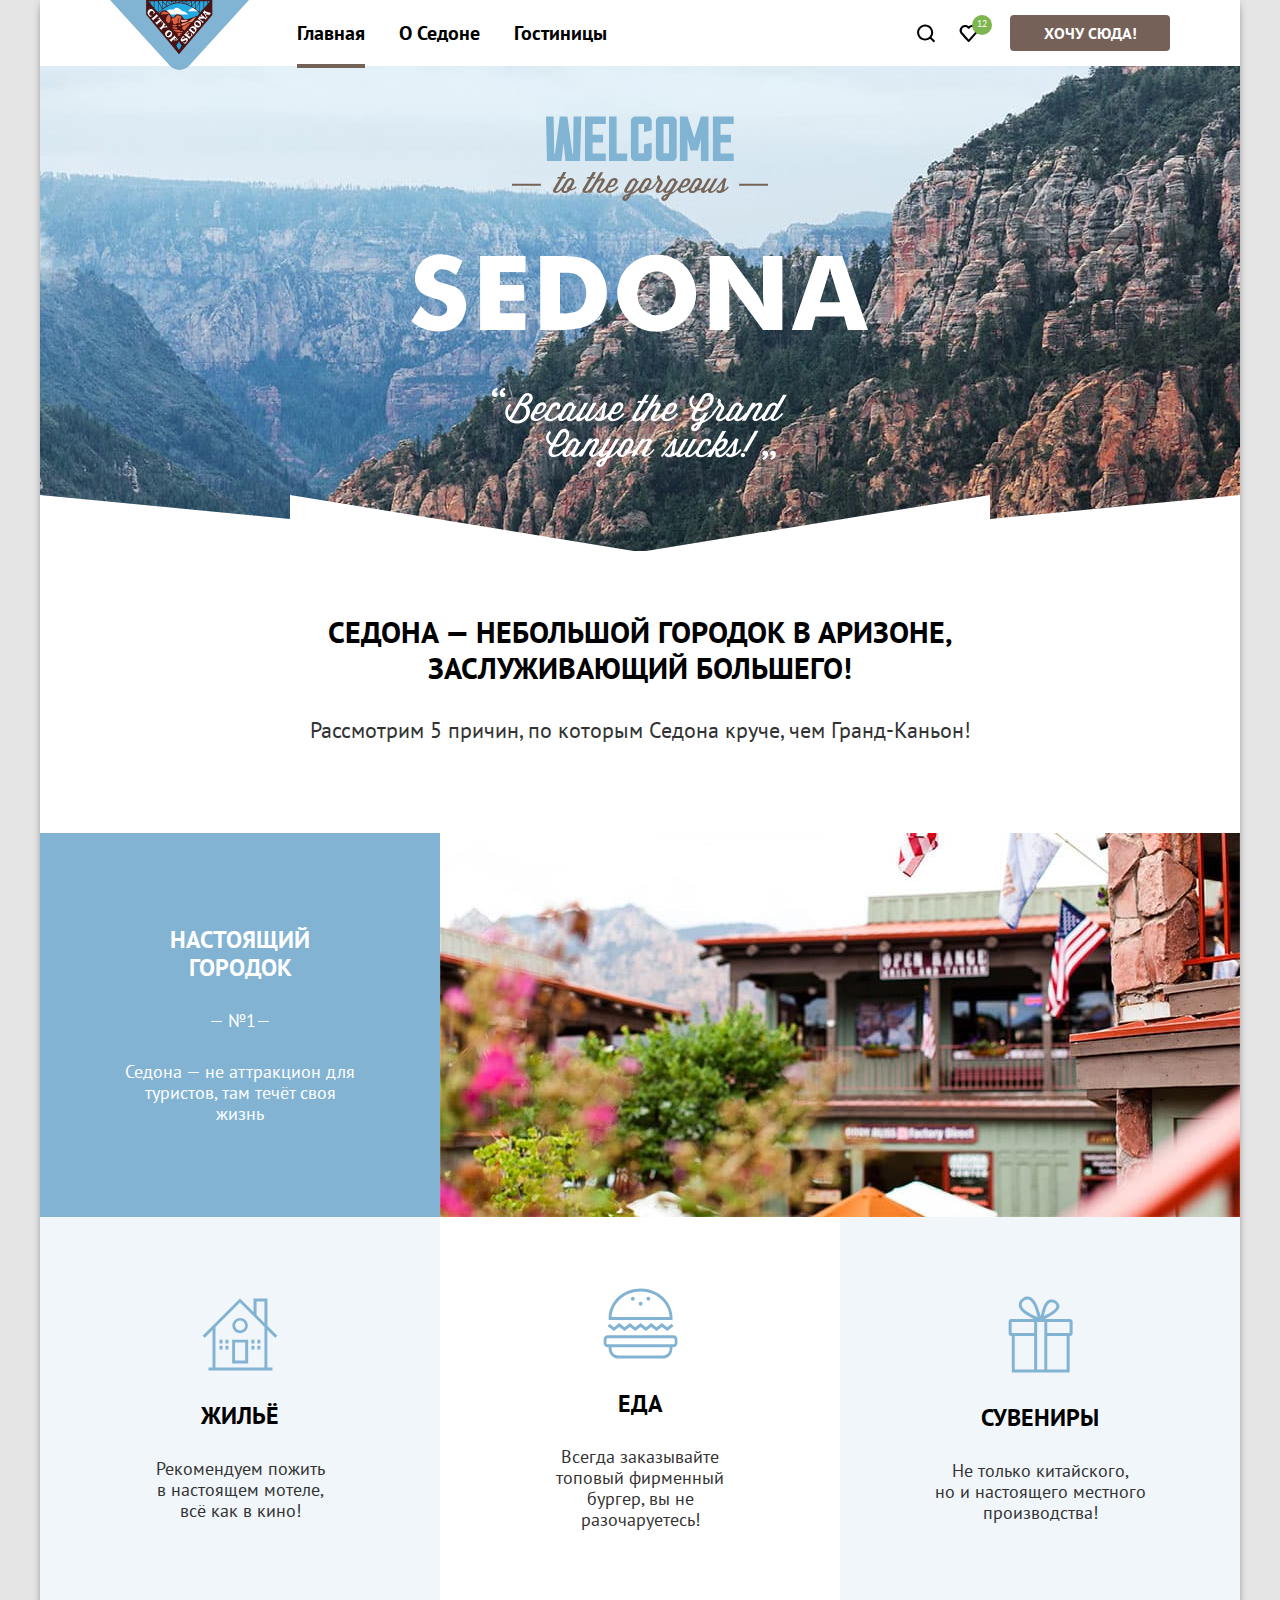
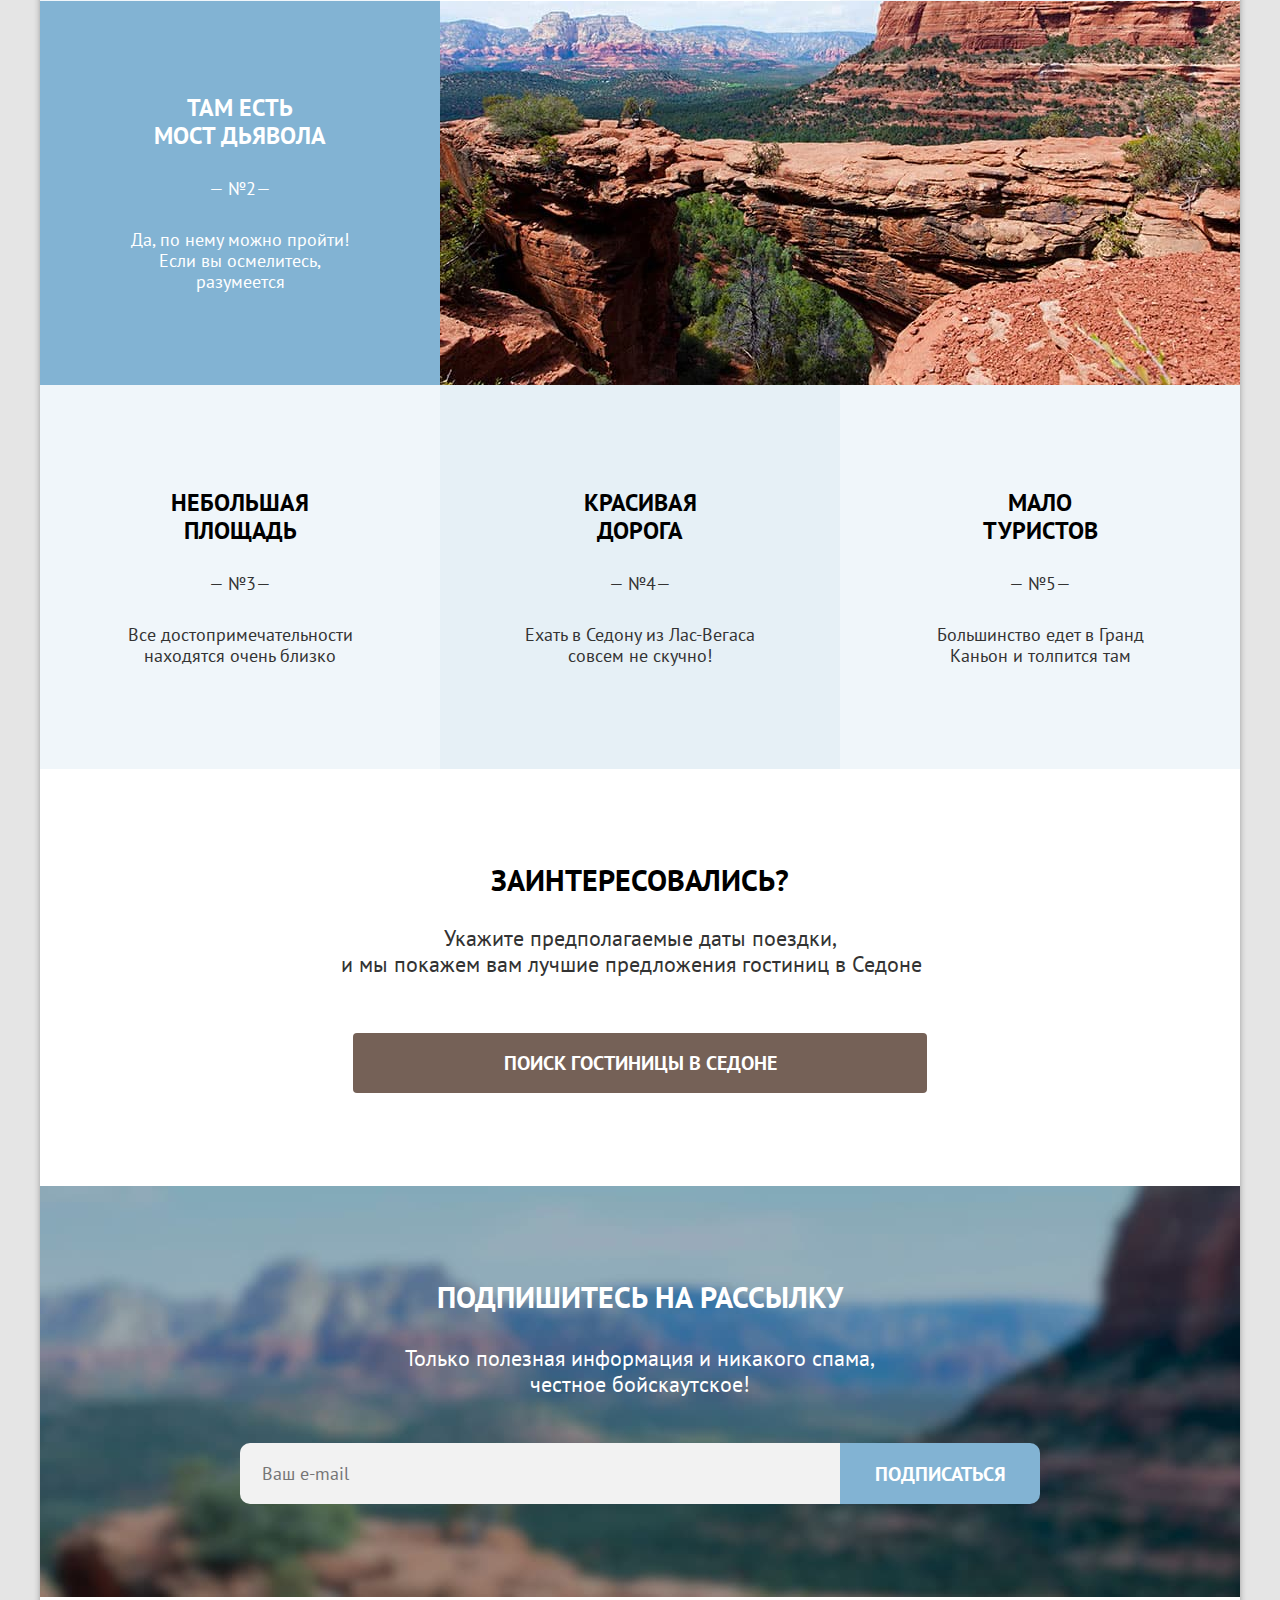
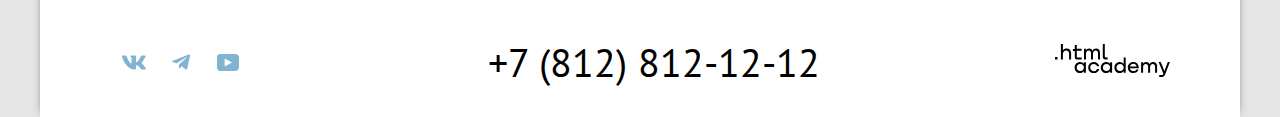
<file: index.html>
<!DOCTYPE html>
<html lang="ru">
  <head>
    <meta charset="utf-8">
    <title>HTML Academy: Седона</title>
    <link rel="icon" href="favicon.ico">
    <link rel="stylesheet" href="styles/styles.css">
  </head>
  <body>
    <div class="body-container">
      <header class="page-header">
        <nav class="navigation">
          <a class="navigation-logo">
            <img class="page-header-logo" src="images/header/header-logo.svg" alt="Логотип страницы Седоны" width="139"
              height="70">
          </a>
          <ul class="navigation-list">
            <li class="navigation-item">
              <a class="navigation-link navigation-link-current" href="index.html">Главная</a>
            </li>
            <li class="navigation-item">
              <a class="navigation-link" href="#">О Седоне</a>
            </li>
            <li class="navigation-item">
              <a class="navigation-link" href="catalog.html">Гостиницы</a>
            </li>
          </ul>
          <ul class="navigation-user">
            <li class="navigation-item search-item">
              <a class="navigation-link" href="#">
                <span class="visually-hidden">Поиск</span>
              </a>
            </li>
            <li class="navigation-item favourites-item">
              <a class="navigation-link" href="#">
                <span class="visually-hidden">Избранное</span>
              </a>
            </li>
            <li class="navigation-item">
              <a class="navigation-link button navigation-button" href="#">Хочу сюда!</a>
            </li>
          </ul>
        </nav>
      </header>
      <main class="main-container main-index">
        <div class="page-container">
          <h1 class="visually-hidden">Город Седона</h1>
          <div class="welcome-image">
            <img class="welcome-title-image" src="./images/index/welcome-image.svg"
              alt="Добро пожаловать в великолепную Седону" width="458" height="352">
          </div>
          <section class="advantages">
            <h2 class="advantages-main-title">
              Седона — небольшой городок в Аризоне, <br> заслуживающий большего!
            </h2>
            <p class="advantages-main-paragraph">Рассмотрим 5 причин, по которым Седона круче, чем Гранд-Каньон!</p>
            <ol class="advantages-list">
              <li>
                <div class="advantages-main">
                  <div class="container-item">
                    <h3 class="advantages-title">Настоящий городок</h3>
                    <p class="advantage-order">Седона — не аттракцион для туристов, там течёт своя жизнь</p>
                  </div>
                  <img class="advantages-main-pic" src="images/ADV/advantage-1.jpg" alt="Улица Седоны" width="800"
                    height="384">
                </div>
                <ul class="advantages-secondary">
                  <li class="advantages-item">
                    <div class="container-item">
                      <img class="advantages-secondary-pic" src="images/ADV/house.svg" alt="Домик"
                        width="76" height="73">
                      <h3 class="advantages-title">Жильё</h3>
                      <p>Рекомендуем пожить<br>в настоящем мотеле,<br>всё как в кино!</p>
                    </div>
                  </li>
                  <li class="advantages-item">
                    <div class="container-item">
                      <img class="advantages-secondary-pic" src="images/ADV/food.svg" alt="Бургер" width="75"
                        height="71">
                      <h3 class="advantages-title">Еда</h3>
                      <p>
                        Всегда заказывайте<br>топовый фирменный бургер, вы не
                        разочаруетесь!
                      </p>
                    </div>
                  </li>
                  <li class="advantages-item">
                    <div class="container-item">
                      <img class="advantages-secondary-pic" src="images/ADV/souvenirs.svg" alt="Подарочная коробка"
                        width="65" height="77">
                      <h3 class="advantages-title">Сувениры</h3>
                      <p>
                        Не только китайского,<br>но и настоящего местного производства!
                      </p>
                    </div>
                  </li>
                </ul>
              </li>
              <li class="advantages-item advantages-main">
                <div class="container-item">
                  <h3 class="advantages-title">Там есть<br>мост дьявола</h3>
                  <p class="advantage-order">Да, по нему можно пройти! Если вы осмелитесь, разумеется</p>
                </div>
                <img class="advantages-main-pic" src="images/ADV/advantage-2.jpg"
                  alt="Мост дьявола" width="800" height="384">
              </li>
              <li class="advantages-item">
                <div class="container-item">
                  <h3 class="advantages-title">Небольшая площадь</h3>
                  <p class="advantage-order">Все достопримечательности находятся очень близко</p>
                </div>
              </li>
              <li class="advantages-item">
                <div class="container-item">
                  <h3 class="advantages-title">Красивая<br>дорога</h3>
                  <p class="advantage-order">Ехать в Седону из Лас-Вегаса совсем не скучно!</p>
                </div>
              </li>
              <li class="advantages-item">
                <div class="container-item">
                  <h3 class="advantages-title">Мало<br>туристов</h3>
                  <p class="advantage-order">Большинство едет в Гранд Каньон и толпится там</p>
                </div>
              </li>
            </ol>
          </section>
          <section class="search-hotels">
            <div>
              <h2 class="search-title">Заинтересовались?</h2>
              <p class="search-paragraph">
                Укажите предполагаемые даты поездки,<br>и мы покажем вам лучшие
                предложения гостиниц в Седоне&nbsp;&nbsp;&nbsp;
              </p>
              <a class="button hotel-search-button" href="#">ПОИСК ГОСТИНИЦЫ В СЕДОНЕ</a>
            </div>
          </section>
          <section class="newsletters-subscribtion">
            <div>
              <h2 class="newsletters-subscribtion-title">Подпишитесь на рассылку</h2>
              <p class="newsletters-subscribtion-paragraph">
                Только полезная информация и никакого спама,<br>честное бойскаутское!
              </p>
              <form class="newsletters-subscribtion-form" action="https://echo.htmlacademy.ru/" method="post">
                <label class="visually-hidden" for="e-mail">Ваш email</label>
                <input class="email-input" type="email" name="email-input" placeholder="Ваш e-mail" id="e-mail">
                <button class="button subscribe-button" type="submit">
                  Подписаться
                </button>
              </form>
            </div>
          </section>
        </div>
      </main>
    </div>
    <footer class="page-footer">
      <div class="page-footer-container">
        <section class="footer-social">
          <h2 class="visually-hidden">Социальные сети</h2>
          <ul class="footer-social-list">
            <li class="footer-social-item">
              <a class="button button-social" href="https://vk.com/htmlacademy">
                <svg class="social-icon" aria-hidden="true" focusable="false" width="24" height="15" viewBox="0 0 24 15"
                  fill="none" xmlns="http://www.w3.org/2000/svg">
                  <path fill-rule="evenodd" clip-rule="evenodd"
                    d="M23.45 1.45c.17-.55 0-.95-.8-.95h-2.62c-.67 0-.98.35-1.14.73 0 0-1.34 3.2-3.23 5.27-.61.6-.89.8-1.22.8-.17 0-.42-.2-.42-.74V1.45c0-.66-.18-.95-.74-.95H9.15c-.42 0-.67.3-.67.6 0 .61.95.76 1.05 2.5v3.8c0 .84-.16.99-.5.99-.88 0-3.05-3.21-4.33-6.89-.25-.71-.5-1-1.17-1H.9c-.75 0-.9.35-.9.73 0 .68.89 4.07 4.14 8.55 2.18 3.06 5.23 4.72 8.01 4.72 1.67 0 1.88-.37 1.88-1v-2.32c0-.73.16-.88.69-.88.38 0 1.05.2 2.61 1.67 1.78 1.75 2.07 2.53 3.08 2.53h2.62c.75 0 1.13-.37.91-1.1-.24-.72-1.09-1.77-2.21-3.02-.62-.7-1.54-1.47-1.81-1.86-.4-.49-.28-.7 0-1.14 0 0 3.2-4.43 3.53-5.93Z" />
                </svg>
                <span class="visually-hidden">Вконтакте</span>
              </a>
            </li>
            <li class="footer-social-item">
              <a class="button button-social" href="https://t.me/htmlacademy">
                <svg class="social-icon" aria-hidden="true" focusable="false" width="18" height="16" viewBox="0 0 18 16"
                  fill="none" xmlns="http://www.w3.org/2000/svg">
                  <path
                    d="M16.79.6.84 6.75c-1.09.43-1.08 1.04-.2 1.31l4.1 1.28 9.47-5.98c.44-.27.85-.12.52.18l-7.68 6.92-.28 4.22c.41 0 .6-.19.83-.41l1.99-1.93 4.13 3.05c.77.42 1.31.2 1.5-.7l2.72-12.8C18.22.77 17.5.27 16.79.59Z" />
                </svg>
                <span class="visually-hidden">Телеграм</span>
              </a>
            </li>
            <li class="footer-social-item">
              <a class="button button-social" href="https://www.youtube.com/user/htmlacademyru">
                <svg class="social-icon" aria-hidden="true" focusable="false" width="22" height="17" viewBox="0 0 22 17"
                  fill="none" xmlns="http://www.w3.org/2000/svg">
                  <path
                    d="M18.6 0H3.18C1.31 0 0 1.6 0 3.4v10.1C0 15.4 1.31 17 3.17 17h15.66c1.64 0 3.17-1.6 3.17-3.4V3.4C21.78 1.6 20.47 0 18.6 0ZM7.67 12.54V4.46L15 8.5l-7.33 4.04Z" />
                </svg>
                <span class="visually-hidden">Ютуб</span>
              </a>
            </li>
          </ul>
        </section>
        <section class="contacts">
          <h2 class="visually-hidden">Контакты</h2>
          <address class="contacts">
            <a class="contacts-phone" href="tel:+78121212">+7 (812) 812-12-12</a>
          </address>
        </section>
        <section class="htmlacademy">
          <h2 class="visually-hidden">Сделано в HTML-academy</h2>
          <a class="htmlacademy-link" href="https://htmlacademy.ru/">
            <svg class="htmlacademy-logo" width="115" height="33" viewBox="0 0 115 33" fill="none"
              xmlns="http://www.w3.org/2000/svg">
              <path
                d="M0 12.9v2.6h2.5v-2.6H0ZM11.6 4.5c-1.6 0-2.8.7-3.6 1.7h-.1V0h-2v15.5h2v-5.3c0-2.1 1.3-3.6 3.3-3.6 1.8 0 2.9 1.4 2.9 3.2v5.7h2V9.4c.1-3-1.8-4.9-4.5-4.9ZM26.6 4.8h-4.8V1.1h-2v3.8h-1.9v2h1.9v6c0 1.7 1 2.7 2.7 2.7h4.1v-2h-3.7c-.7 0-1.1-.4-1.1-1.1V6.8h4.8v-2ZM41.1 4.6c-1.6 0-2.9.8-3.5 2.1h-.1c-.6-1.2-1.8-2.1-3.4-2.1-1.4 0-2.5.8-3.1 1.8h-.1V4.8H29v10.6h2V10c0-2 1-3.5 2.6-3.5 1.5 0 2.4 1 2.4 2.6v6.3h2V9.8c0-2.4 1.4-3.3 2.6-3.3 1.5 0 2.4 1 2.4 2.6v6.3h2V8.9c.1-2.5-1.4-4.3-3.9-4.3ZM47.8 12.7c0 1.7 1 2.7 2.8 2.7h2v-2h-1.7c-.7 0-1.1-.4-1.1-1.1V0h-2v12.7ZM28.9 19.7c-.9-1.1-2.2-1.8-3.9-1.8-3.1 0-5.4 2.3-5.4 5.6s2.3 5.6 5.4 5.6c1.8 0 3-.8 3.8-1.9h.1v1.6h2V18.2h-2v1.5Zm-3.6 7.4c-2.2 0-3.6-1.6-3.6-3.6s1.4-3.6 3.6-3.6 3.6 1.6 3.6 3.6c0 1.9-1.4 3.6-3.6 3.6ZM44.2 22c-.5-2.4-2.6-4.1-5.4-4.1a5.4 5.4 0 0 0-5.6 5.6c0 3.1 2.2 5.6 5.6 5.6 2.8 0 4.9-1.8 5.4-4.2h-2.1a3.4 3.4 0 0 1-3.3 2.3c-2.2 0-3.6-1.6-3.6-3.6s1.4-3.6 3.6-3.6c1.6 0 2.8 1 3.3 2.2h2.1V22ZM55.1 19.7c-.9-1.1-2.2-1.8-3.9-1.8-3.1 0-5.4 2.3-5.4 5.6s2.3 5.6 5.4 5.6c1.8 0 3-.8 3.8-1.9h.1v1.6h2V18.2h-2v1.5Zm-3.6 7.4c-2.2 0-3.6-1.6-3.6-3.6s1.4-3.6 3.6-3.6 3.6 1.6 3.6 3.6c0 1.9-1.5 3.6-3.6 3.6ZM68.7 19.8c-.9-1.1-2.2-1.9-3.9-1.9-3.1 0-5.4 2.3-5.4 5.6s2.2 5.6 5.4 5.6c1.7 0 3-.8 3.8-1.8h.1v1.5h2V13.4h-2v6.4Zm-3.6 7.3c-2.2 0-3.6-1.6-3.6-3.6s1.4-3.6 3.6-3.6 3.6 1.6 3.6 3.6c-.1 2-1.5 3.6-3.6 3.6ZM78.3 17.9c-3.3 0-5.5 2.5-5.5 5.6 0 3 2.1 5.6 5.5 5.6 2.5 0 4.5-1.3 5.2-3.6h-2.1c-.5 1-1.6 1.6-3 1.6-1.9 0-3.3-1.3-3.4-2.9h8.8c.2-3.6-2-6.3-5.5-6.3Zm0 1.9c1.7 0 3 1 3.3 2.6h-6.5c.3-1.5 1.5-2.6 3.2-2.6ZM98.2 17.9c-1.6 0-2.9.8-3.6 2h-.1c-.6-1.2-1.8-2-3.4-2-1.4 0-2.5.7-3.1 1.8v-1.5h-1.9v10.6h2v-5.4c0-2 1-3.4 2.6-3.5 1.5 0 2.4 1 2.4 2.6v6.3h2v-5.6c0-2.4 1.4-3.3 2.6-3.3 1.5 0 2.4 1 2.4 2.6v6.3h2v-6.5c.1-2.6-1.4-4.4-3.9-4.4ZM109.4 27l-3.6-8.9h-2.2l4.8 11.6c-.3.9-.7 1.2-1.7 1.2h-2.5v2h2.5c1.8 0 2.8-.8 3.5-2.6l4.7-12.2h-2.1l-3.4 8.9Z" />
            </svg>
          </a>
        </section>
      </div>
    </footer>
    <div class="modal-container modal-container-close">
      <div class="modal">
        <button class="modal-close-button" type="button">
          <span class="visually-hidden">Закрыть</span>
          <svg class="cross" aria-hidden="true" focusable="false" width="13" height="13" viewBox="0 0 13 13" fill="none"
            xmlns="http://www.w3.org/2000/svg">
            <path
              d="M13 1.2 11.8 0 6.5 5.3 1.2 0 0 1.2l5.3 5.3L0 11.8 1.2 13l5.3-5.3 5.3 5.3 1.2-1.2-5.3-5.3L13 1.2Z" />
          </svg>
        </button>
        <section class="modal-content">
          <h2 class="modal-title">Поиск гостиницы в Седоне</h2>
          <form class="modal-search-form" action="https://echo.htmlacademy.ru/" method="post">
            <p class="field-group check-in">
              <label class="search-label" for="check-in-date">Дата Заезда:</label>
              <input class="field check-in-field" type="text" id="check-in-date" name="check-in-date"
                placeholder="Укажите дату" value="27 апреля 2020">
              <button class="calendar" type="button"></button>
            </p>
            <p class="field-group check-out">
              <label class="search-label" for="check-out-date">Дата Выезда:</label>
              <input class="field check-out-field" type="text" id="check-out-date" name="check-out-date"
                placeholder="Укажите дату" value="1 сентября 2021">
              <button class="calendar" type="button"></button>
            </p>
            <div class="guest-category">
              <p class="field-group group-adults">
                <label class="search-label" for="adults">Взрослые:</label>
                <button class="minus minus-adults" type="button"></button>
                <input class="field quantity" type="number" id="adults" name="adults" value="2">
                <button class="plus plus-adults" type="button"></button>
              </p>
              <p class="field-group group-children">
                <label class="search-label" for="children">Дети:</label>
                <span class="tooltip">
                  <button class="tooltip-toggle" type="button" aria-labelledby="tooltip-label"></button>
                  <span class="tooltip-text" role="tooltip" id="tooltip-label">
                    Укажите количество детей, которые будут с вами, возраст которых от 6 до
                    18 лет. Дети до 6 лет размещаются бесплатно.
                  </span>
                </span>
                <button class="minus minus-children" type="button"></button>
                <input class="field quantity" type="number" id="children" name="children" value="1">
                <button class="plus plus-children" type="button"></button>
              </p>
            </div>
            <button class="button search-form-button" type="submit">Найти</button>
          </form>
        </section>
      </div>
    </div>
  </body>
</html>
</file>
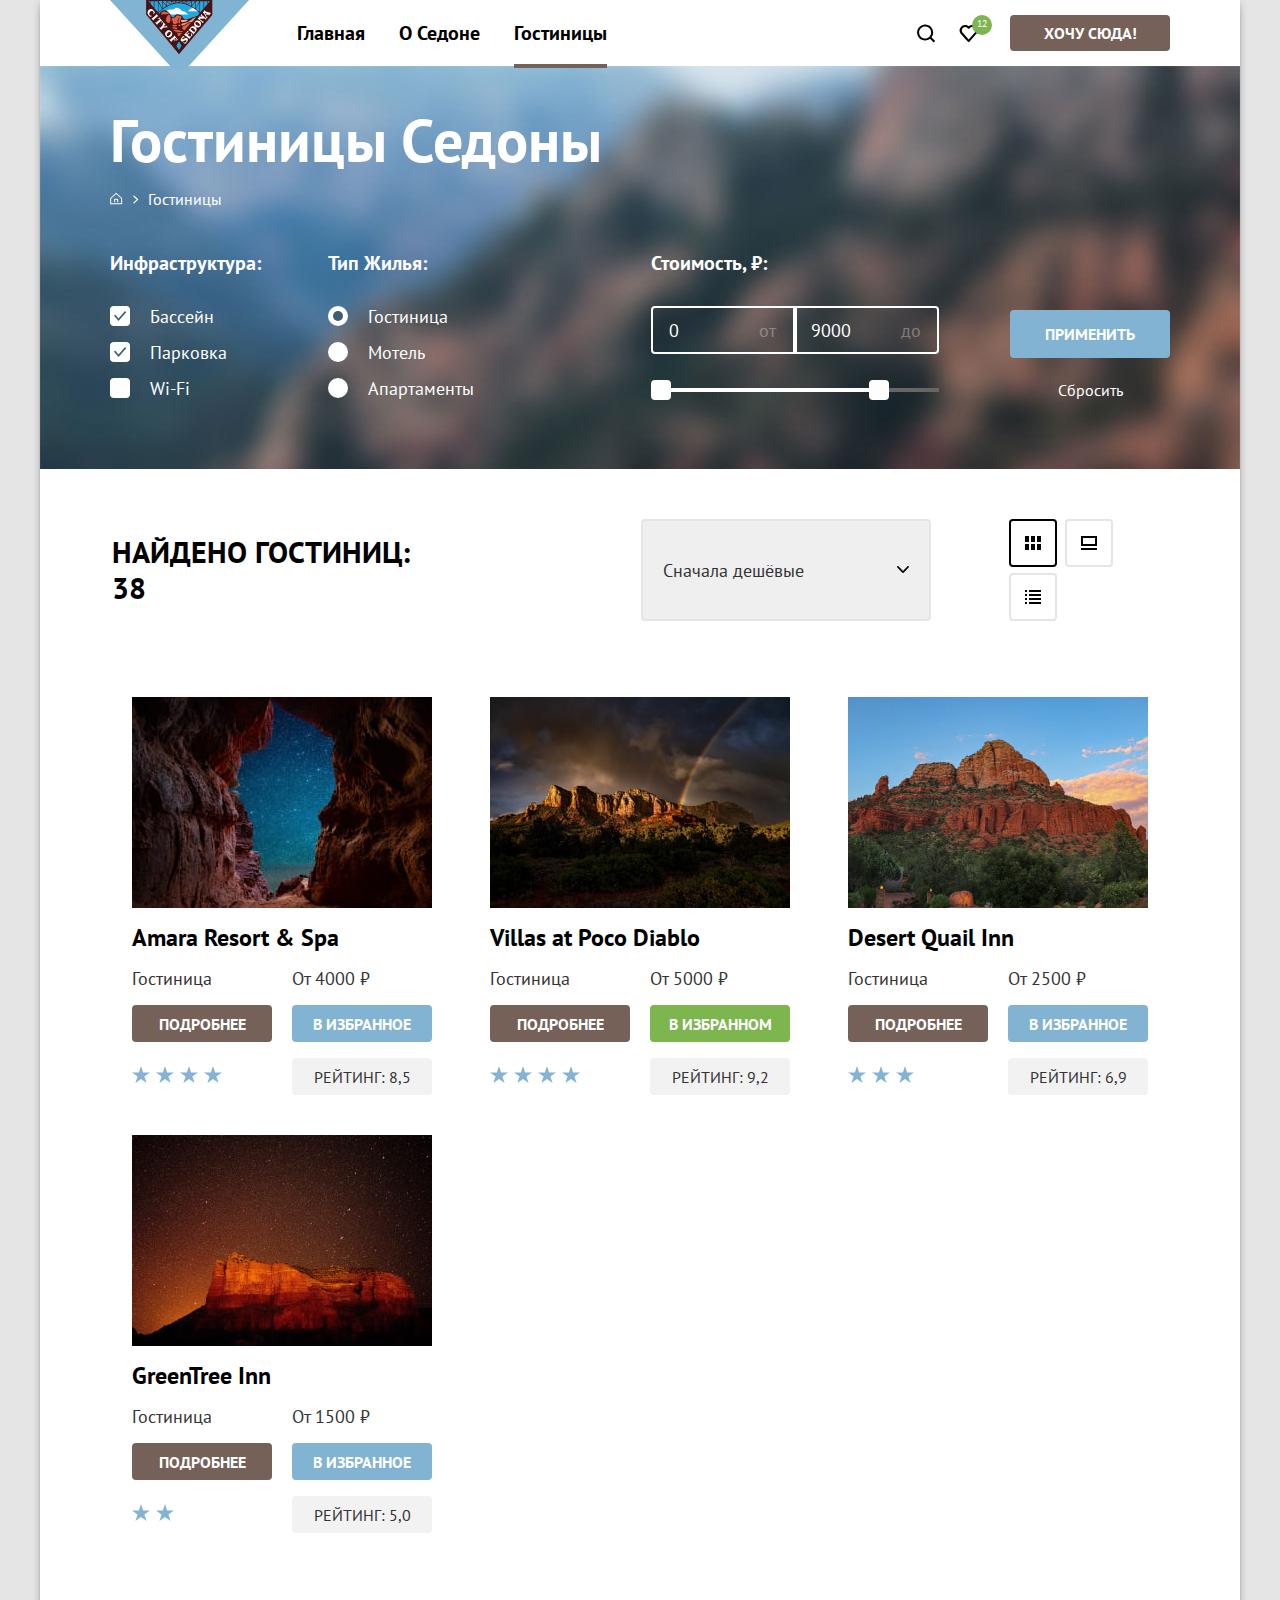
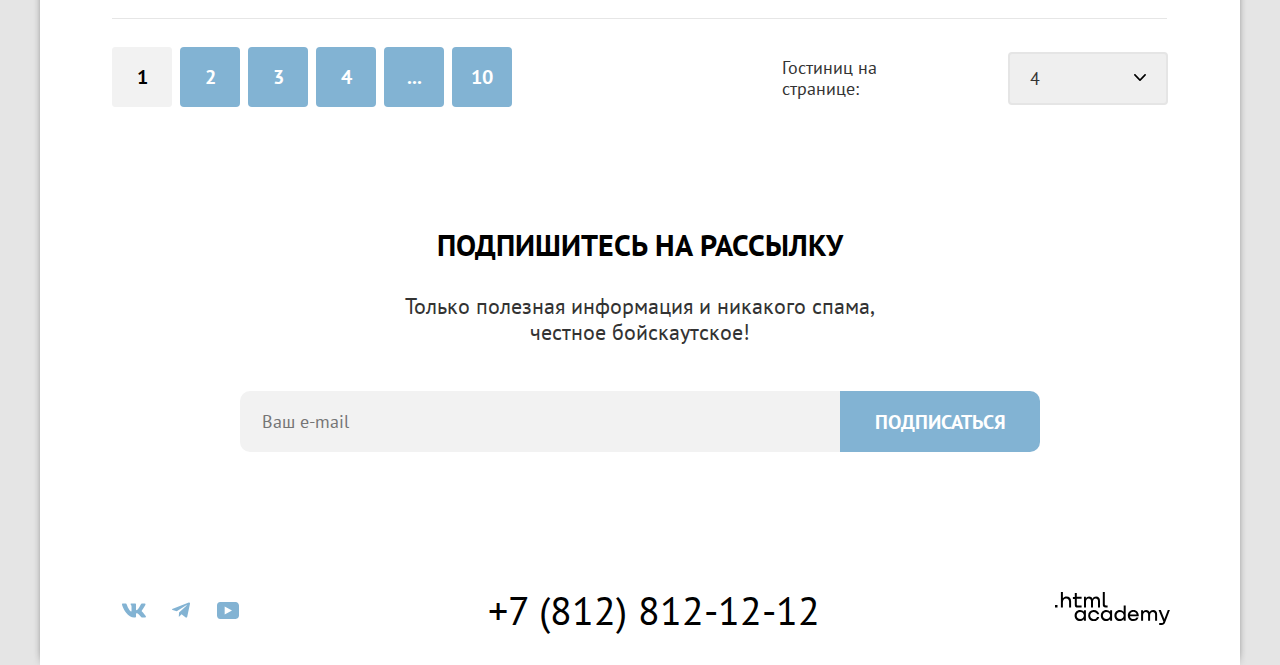
<file: catalog.html>
<!DOCTYPE html>
<html lang="ru">

  <head>
    <meta charset="utf-8">
    <title>HTML Academy: Седона. Каталог</title>
    <link rel="icon" href="favicon.ico">
    <link rel="stylesheet" href="styles/styles.css">
  </head>

  <body>
    <div class="body-container">
      <header class="page-header">
        <nav class="navigation">
          <a class="navigation-logo" href="index.html">
            <img class="page-header-logo" src="images/header/header-logo.svg" alt="Логотип Седона." width="139"
              height="70">
          </a>
          <ul class="navigation-list">
            <li class="navigation-item">
              <a class="navigation-link" href="index.html">Главная</a>
            </li>
            <li class="navigation-item">
              <a class="navigation-link" href="#">О Седоне</a>
            </li>
            <li class="navigation-item">
              <a class="navigation-link navigation-link-current" href="catalog.html">Гостиницы</a>
            </li>
          </ul>
          <ul class="navigation-user">
            <li class="navigation-item search-item">
              <a class="navigation-link" href="#">
                <span class="visually-hidden">Поиск</span>
              </a>
            </li>
            <li class="navigation-item favourites-item">
              <a class="navigation-link" href="#">
                <span class="visually-hidden">Избранное</span>
              </a>
            </li>
            <li class="navigation-item">
              <a class="navigation-link button navigation-button" href="#">
                Хочу сюда!
              </a>
            </li>
          </ul>
        </nav>
      </header>
      <main class="main-container main-inner">
        <div class="page-container">
          <section class="catalog-hotels">
            <div class="catalog-filter-container">
              <header class="inner-header">
                <h1 class="inner-header-title">Гостиницы Седоны</h1>
                <ol class="breadcrumbs">
                  <li class="breadcrumbs-item">
                    <a class="breadcrumbs-link" href="index.html">
                      <svg class="home-icon" aria-hidden="true" focusable="false" width="13" height="13"
                        viewBox="0 0 13 13" fill="none" xmlns="http://www.w3.org/2000/svg">
                        <path fill-rule="evenodd" clip-rule="evenodd"
                          d="m.16 6.15 6-5.5 6 5.5v6.2h-12v-6.2Zm1 .4v4.8h10v-4.8l-5-4.5-5 4.5Zm4 3.8h-1v-3.5h4v3.5h-1v-2.5h-2v2.5Z" />
                      </svg>
                      <span class="visually-hidden">Главная</span></a>
                  </li>
                  <li class="breadcrumbs-item-current">
                    <a class="breadcrumbs-link">Гостиницы</a>
                  </li>
                </ol>
              </header>

              <h2 class="visually-hidden">Список гостиниц с фильтрами</h2>
              <form class="catalog-filter" action="https://echo.htmlacademy.ru/" method="get">
                <fieldset class="catalog-filter-group">
                  <legend class="catalog-filter-title">Инфраструктура:</legend>
                  <ul class="catalog-filter-list">
                    <li class="catalog-filter-item">
                      <label class="control">
                        <input class="visually-hidden control-input" type="checkbox" name="pool" checked>
                        <span class="control-mark"></span>
                        <span class="control-label">Бассейн</span>
                      </label>
                    </li>
                    <li class="catalog-filter-item">
                      <label class="control">
                        <input class="visually-hidden control-input" type="checkbox" name="parking" checked>
                        <span class="control-mark"></span>
                        <span class="control-label">Парковка</span>
                      </label>
                    </li>
                    <li class="catalog-filter-item">
                      <label class="control">
                        <input class="visually-hidden control-input" type="checkbox" name="wi-fi">
                        <span class="control-mark"></span>
                        <span class="control-label">Wi-Fi</span>
                      </label>
                    </li>
                  </ul>
                </fieldset>
                <fieldset class="catalog-filter-group">
                  <legend class="catalog-filter-title">Тип Жилья:</legend>
                  <ul class="catalog-filter-list">
                    <li class="catalog-filter-item">
                      <label class="control">
                        <input class="visually-hidden control-input" type="radio" name="type-of-accommodation"
                          value="hotel" checked>
                        <span class="control-mark radio"></span>
                        <span class="control-label">Гостиница</span>
                      </label>
                    </li>
                    <li class="catalog-filter-item">
                      <label class="control">
                        <input class="visually-hidden control-input" type="radio" name="type-of-accommodation"
                          value="motel">
                        <span class="control-mark radio"></span>
                        <span class="control-label">Мотель</span>
                      </label>
                    </li>
                    <li class="catalog-filter-item">
                      <label class="control">
                        <input class="visually-hidden control-input" type="radio" name="type-of-accommodation"
                          value="apartments">
                        <span class="control-mark radio"></span>
                        <span class="control-label">Апартаменты</span>
                      </label>
                    </li>
                  </ul>
                </fieldset>
                <fieldset class="catalog-filter-group price-range">
                  <legend class="catalog-filter-title">Стоимость, ₽:</legend>
                  <div class="range">
                    <div class="range-wrapper-inputs">
                      <div class="range-input-field min">
                        <input class="range-input" type="number" value="0" name="min-price" id="min-number">
                        <label class="catalog-filter-label" for="min-number">
                          от
                        </label>
                      </div>
                      <div class="range-input-field max">
                        <input class="range-input" type="number" value="9000" name="max-price" id="max-number">
                        <label class="catalog-filter-label" for="max-number">
                          до
                        </label>
                      </div>
                    </div>
                    <div class="range-scale">
                      <div class="range-bar">
                        <button class="range-toggle toggle-min" type="button"></button>
                        <button class="range-toggle toggle-max" type="button"></button>
                      </div>
                    </div>
                  </div>
                </fieldset>
                <div class="filter-buttons">
                  <button class="button button-apply" type="submit">Применить</button>
                  <button class="button button-reset" type="reset">Сбросить</button>
                </div>
              </form>
            </div>

            <div class="filter-results-container">
              <div class="filter-results">
                <h3 class="filter-results-title">Найдено гостиниц: 38</h3>
                <select class="select-control select-control-filter" aria-label="Сортировка">
                  <option value="cheap" selected>Сначала дешёвые</option>
                  <option value="expensive">Сначала дорогие</option>
                  <option value="popular">Сначала популярные</option>
                </select>
                <div class="filter-results-view">
                  <a class="view view-current cards" href="#">
                    <span class="visually-hidden">Показать карточки</span>
                  </a>
                  <a class="view slideshow" href="#">
                    <span class="visually-hidden">Слайдшоу</span>
                  </a>
                  <a class="view list" href="#">
                    <span class="visually-hidden">Показать список</span>
                  </a>
                </div>
              </div>

              <ul class="hotels-list">
                <li class="hotel-card">
                  <a class="hotel-card-link" href="#">
                    <img class="hotel-card-image" src="images/catalog/hotel-1.jpg" alt="Вид на Amara Resort & Spa."
                      width="300" height="211">
                    <h3 class="hotel-card-title">Amara Resort & Spa</h3>
                  </a>
                  <span class="hotel-card-type">Гостиница</span>
                  <span class="hotel-card-price">От 4000 ₽</span>
                  <a class="button hotel-card-button button-more" href="#">подробнее</a>
                  <a class="button hotel-card-button button-favourites" href="#">в избранное</a>
                  <div class="stars">
                    <span class="star"></span><span class="star"></span><span class="star"></span><span
                      class="star"></span>
                  </div>
                  <div class="rating">
                    <span>Рейтинг: 8,5</span>
                  </div>
                </li>
                <li class="hotel-card">
                  <a class="hotel-card-link" href="#">
                    <img class="hotel-card-image" src="images/catalog/hotel-2.jpg" alt="Вид на Villas at Poco Diablo."
                      width="300" height="211">
                    <h3 class="hotel-card-title">Villas at Poco Diablo</h3>
                  </a>
                  <span class="hotel-card-type">Гостиница</span>
                  <span class="hotel-card-price">От 5000 ₽</span>
                  <a class="button hotel-card-button button-more" href="#">подробнее</a>
                  <a class="button hotel-card-button button-favourites-selected" href="#">в избранном</a>
                  <div class="stars">
                    <span class="star"></span><span class="star"></span><span class="star"></span><span
                      class="star"></span>
                  </div>
                  <div class="rating">
                    <span>Рейтинг: 9,2</span>
                  </div>
                </li>
                <li class="hotel-card">
                  <a class="hotel-card-link" href="#">
                    <img class="hotel-card-image" src="images/catalog/hotel-3.jpg" alt="Вид на Desert Quail Inn."
                      width="300" height="211">
                    <h3 class="hotel-card-title">Desert Quail Inn</h3>
                  </a>
                  <span class="hotel-card-type">Гостиница</span>
                  <span class="hotel-card-price">От 2500 ₽</span>
                  <a class="button hotel-card-button button-more" href="#">подробнее</a>
                  <a class="button hotel-card-button button-favourites" href="#">в избранное</a>
                  <div class="stars">
                    <span class="star"></span><span class="star"></span><span class="star"></span>
                  </div>
                  <div class="rating">
                    <span>Рейтинг: 6,9</span>
                  </div>
                </li>
                <li class="hotel-card">
                  <a class="hotel-card-link" href="#">
                    <img class="hotel-card-image" src="images/catalog/hotel-4.jpg" alt="Вид на GreenTree Inn."
                      width="300" height="211">
                    <h3 class="hotel-card-title">GreenTree Inn</h3>
                  </a>
                  <span class="hotel-card-type">Гостиница</span>
                  <span class="hotel-card-price">От 1500 ₽</span>
                  <a class="button hotel-card-button button-more" href="#">подробнее</a>
                  <a class="button hotel-card-button button-favourites" href="#">в избранное</a>
                  <div class="stars">
                    <span class="star"></span><span class="star"></span>
                  </div>
                  <div class="rating">
                    <span>Рейтинг: 5,0</span>
                  </div>
                </li>
              </ul>

              <div class="page-number-container">
                <ul class="page-number">
                  <li class="page-number-item page-number-current">
                    <a class="page-number-link page-number-current" title="Текущая страница">1</a>
                  </li>
                  <li class="page-number-item">
                    <a class="page-number-link" href="#">2</a>
                  </li>
                  <li class="page-number-item">
                    <a class="page-number-link" href="#">3</a>
                  </li>
                  <li class="page-number-item">
                    <a class="page-number-link" href="#">4</a>
                  </li>
                  <li class="page-number-item">
                    <a class="page-number-link" href="#">...</a>
                  </li>
                  <li class="page-number-item">
                    <a class="page-number-link" href="#">10</a>
                  </li>
                </ul>
                <div class="hotels-on-page">
                  <label class="control-label-bottom" for="sorting">
                    Гостиниц на странице:
                  </label>
                  <select class="select-control control-bottom" aria-label="Сортировка" id="sorting">
                    <option value="1">1</option>
                    <option value="2">2</option>
                    <option value="3">3</option>
                    <option value="4" selected>4</option>
                  </select>
                </div>
              </div>
            </div>
          </section>
          <section class="newsletters-subscribtion catalog-newsletters-subscribtion">
            <div>
              <h2 class="newsletters-subscribtion-title">Подпишитесь на рассылку</h2>
              <p class="newsletters-subscribtion-paragraph">
                Только полезная информация и никакого спама,<br>честное бойскаутское!
              </p>
              <form class="newsletters-subscribtion-form" action="https://echo.htmlacademy.ru/" method="post">
                <label class="visually-hidden" for="e-mail">Ваш email</label>
                <input class="email-input" type="email" name="email-input" placeholder="Ваш e-mail" id="e-mail">
                <button class="button subscribe-button" type="submit">
                  Подписаться
                </button>
              </form>
            </div>
          </section>
        </div>
      </main>
    </div>
    <footer class="page-footer">
      <div class="page-footer-container">
        <section class="footer-social">
          <h2 class="visually-hidden">Социальные сети</h2>
          <ul class="footer-social-list">
            <li class="footer-social-item">
              <a class="button button-social" href="https://vk.com/htmlacademy">
                <svg class="social-icon" aria-hidden="true" focusable="false" width="24" height="15" viewBox="0 0 24 15"
                  fill="none" xmlns="http://www.w3.org/2000/svg">
                  <path fill-rule="evenodd" clip-rule="evenodd"
                    d="M23.45 1.45c.17-.55 0-.95-.8-.95h-2.62c-.67 0-.98.35-1.14.73 0 0-1.34 3.2-3.23 5.27-.61.6-.89.8-1.22.8-.17 0-.42-.2-.42-.74V1.45c0-.66-.18-.95-.74-.95H9.15c-.42 0-.67.3-.67.6 0 .61.95.76 1.05 2.5v3.8c0 .84-.16.99-.5.99-.88 0-3.05-3.21-4.33-6.89-.25-.71-.5-1-1.17-1H.9c-.75 0-.9.35-.9.73 0 .68.89 4.07 4.14 8.55 2.18 3.06 5.23 4.72 8.01 4.72 1.67 0 1.88-.37 1.88-1v-2.32c0-.73.16-.88.69-.88.38 0 1.05.2 2.61 1.67 1.78 1.75 2.07 2.53 3.08 2.53h2.62c.75 0 1.13-.37.91-1.1-.24-.72-1.09-1.77-2.21-3.02-.62-.7-1.54-1.47-1.81-1.86-.4-.49-.28-.7 0-1.14 0 0 3.2-4.43 3.53-5.93Z" />
                </svg>
                <span class="visually-hidden">Вконтакте</span>
              </a>
            </li>
            <li class="footer-social-item">
              <a class="button button-social" href="https://t.me/htmlacademy">
                <svg class="social-icon" aria-hidden="true" focusable="false" width="18" height="16" viewBox="0 0 18 16"
                  fill="none" xmlns="http://www.w3.org/2000/svg">
                  <path
                    d="M16.79.6.84 6.75c-1.09.43-1.08 1.04-.2 1.31l4.1 1.28 9.47-5.98c.44-.27.85-.12.52.18l-7.68 6.92-.28 4.22c.41 0 .6-.19.83-.41l1.99-1.93 4.13 3.05c.77.42 1.31.2 1.5-.7l2.72-12.8C18.22.77 17.5.27 16.79.59Z" />
                </svg>
                <span class="visually-hidden">Телеграм</span>
              </a>
            </li>
            <li class="footer-social-item">
              <a class="button button-social" href="https://www.youtube.com/user/htmlacademyru">
                <svg class="social-icon" aria-hidden="true" focusable="false" width="22" height="17" viewBox="0 0 22 17"
                  fill="none" xmlns="http://www.w3.org/2000/svg">
                  <path
                    d="M18.6 0H3.18C1.31 0 0 1.6 0 3.4v10.1C0 15.4 1.31 17 3.17 17h15.66c1.64 0 3.17-1.6 3.17-3.4V3.4C21.78 1.6 20.47 0 18.6 0ZM7.67 12.54V4.46L15 8.5l-7.33 4.04Z" />
                </svg>
                <span class="visually-hidden">Ютуб</span>
              </a>
            </li>
          </ul>
        </section>
        <section class="contacts">
          <h2 class="visually-hidden">Контакты</h2>
          <address class="contacts">
            <a class="contacts-phone" href="tel:+78121212">+7 (812) 812-12-12</a>
          </address>
        </section>
        <section class="htmlacademy">
          <h2 class="visually-hidden">Сделано в HTML-academy</h2>
          <a class="htmlacademy-link" href="https://htmlacademy.ru/">
            <svg class="htmlacademy-logo" width="115" height="33" viewBox="0 0 115 33" fill="none"
              xmlns="http://www.w3.org/2000/svg">
              <path
                d="M0 12.9v2.6h2.5v-2.6H0ZM11.6 4.5c-1.6 0-2.8.7-3.6 1.7h-.1V0h-2v15.5h2v-5.3c0-2.1 1.3-3.6 3.3-3.6 1.8 0 2.9 1.4 2.9 3.2v5.7h2V9.4c.1-3-1.8-4.9-4.5-4.9ZM26.6 4.8h-4.8V1.1h-2v3.8h-1.9v2h1.9v6c0 1.7 1 2.7 2.7 2.7h4.1v-2h-3.7c-.7 0-1.1-.4-1.1-1.1V6.8h4.8v-2ZM41.1 4.6c-1.6 0-2.9.8-3.5 2.1h-.1c-.6-1.2-1.8-2.1-3.4-2.1-1.4 0-2.5.8-3.1 1.8h-.1V4.8H29v10.6h2V10c0-2 1-3.5 2.6-3.5 1.5 0 2.4 1 2.4 2.6v6.3h2V9.8c0-2.4 1.4-3.3 2.6-3.3 1.5 0 2.4 1 2.4 2.6v6.3h2V8.9c.1-2.5-1.4-4.3-3.9-4.3ZM47.8 12.7c0 1.7 1 2.7 2.8 2.7h2v-2h-1.7c-.7 0-1.1-.4-1.1-1.1V0h-2v12.7ZM28.9 19.7c-.9-1.1-2.2-1.8-3.9-1.8-3.1 0-5.4 2.3-5.4 5.6s2.3 5.6 5.4 5.6c1.8 0 3-.8 3.8-1.9h.1v1.6h2V18.2h-2v1.5Zm-3.6 7.4c-2.2 0-3.6-1.6-3.6-3.6s1.4-3.6 3.6-3.6 3.6 1.6 3.6 3.6c0 1.9-1.4 3.6-3.6 3.6ZM44.2 22c-.5-2.4-2.6-4.1-5.4-4.1a5.4 5.4 0 0 0-5.6 5.6c0 3.1 2.2 5.6 5.6 5.6 2.8 0 4.9-1.8 5.4-4.2h-2.1a3.4 3.4 0 0 1-3.3 2.3c-2.2 0-3.6-1.6-3.6-3.6s1.4-3.6 3.6-3.6c1.6 0 2.8 1 3.3 2.2h2.1V22ZM55.1 19.7c-.9-1.1-2.2-1.8-3.9-1.8-3.1 0-5.4 2.3-5.4 5.6s2.3 5.6 5.4 5.6c1.8 0 3-.8 3.8-1.9h.1v1.6h2V18.2h-2v1.5Zm-3.6 7.4c-2.2 0-3.6-1.6-3.6-3.6s1.4-3.6 3.6-3.6 3.6 1.6 3.6 3.6c0 1.9-1.5 3.6-3.6 3.6ZM68.7 19.8c-.9-1.1-2.2-1.9-3.9-1.9-3.1 0-5.4 2.3-5.4 5.6s2.2 5.6 5.4 5.6c1.7 0 3-.8 3.8-1.8h.1v1.5h2V13.4h-2v6.4Zm-3.6 7.3c-2.2 0-3.6-1.6-3.6-3.6s1.4-3.6 3.6-3.6 3.6 1.6 3.6 3.6c-.1 2-1.5 3.6-3.6 3.6ZM78.3 17.9c-3.3 0-5.5 2.5-5.5 5.6 0 3 2.1 5.6 5.5 5.6 2.5 0 4.5-1.3 5.2-3.6h-2.1c-.5 1-1.6 1.6-3 1.6-1.9 0-3.3-1.3-3.4-2.9h8.8c.2-3.6-2-6.3-5.5-6.3Zm0 1.9c1.7 0 3 1 3.3 2.6h-6.5c.3-1.5 1.5-2.6 3.2-2.6ZM98.2 17.9c-1.6 0-2.9.8-3.6 2h-.1c-.6-1.2-1.8-2-3.4-2-1.4 0-2.5.7-3.1 1.8v-1.5h-1.9v10.6h2v-5.4c0-2 1-3.4 2.6-3.5 1.5 0 2.4 1 2.4 2.6v6.3h2v-5.6c0-2.4 1.4-3.3 2.6-3.3 1.5 0 2.4 1 2.4 2.6v6.3h2v-6.5c.1-2.6-1.4-4.4-3.9-4.4ZM109.4 27l-3.6-8.9h-2.2l4.8 11.6c-.3.9-.7 1.2-1.7 1.2h-2.5v2h2.5c1.8 0 2.8-.8 3.5-2.6l4.7-12.2h-2.1l-3.4 8.9Z" />
            </svg>
          </a>
        </section>
      </div>
    </footer>
  </body>

</html>
</file>
<file: styles/styles.css>
@font-face {
    font-family: "PT Sans";
    font-style: normal;
    font-weight: 400;
    src: url("../fonts/ptsans-400.woff2") format("woff2");
    font-display: swap;
  }
  
  @font-face {
    font-family: "PT Sans";
    font-style: bold;
    font-weight: 700;
    src: url("../fonts/ptsans-700.woff2") format("woff2");
    font-display: swap;
  }
  
  html {
    height: 100%;
    padding-right: 40px;
    padding-left: 40px;
    background-color: #E5E5E5;
  }
  
  body {
    width: 1200px;
    margin: 0 auto;
    display: flex;
    flex-direction: column;
    min-height: 100%;
    font-family: "PT Sans", sans-serif;
    font-size: 22px;
    line-height: 26px;
    color: #000000;
    background-color: #ffffff;
    box-shadow: 0 0 10px -5px #000000;
  }
  
  .body-container {
    width: 1200px;
    margin: 0 auto;
    display: flex;
    flex-direction: column;
    flex-grow: 1;
  }
  
  .visually-hidden {
    position: absolute;
    width: 1px;
    height: 1px;
    margin: -1px;
    padding: 0;
    border: 0;
    clip: rect(0 0 0 0);
    overflow: hidden;
  }
  
  .button {
    min-width: 160px;
    font-family: "PT Sans", sans-serif;
    font-weight: 700;
    font-size: 16px;
    line-height: 20px;
    text-align: center;
    text-decoration: none;
    text-transform: uppercase;
    color: #ffffff;
    background-color: #756157;
    border: none;
    border-radius: 4px;
    cursor: pointer;
  }
  
  .button:hover {
    background-color: #615048;
  }
  
  .button:active {
    color: rgba(255, 255, 255, 0.3);
    background-color: #756157;
  }
  
  .button:focus {
    background-color: #615048;
  }
  
  .button:disabled {
    background-color: #E5E5E5;
    cursor: none;
  }
  
  .page-header {
    width: 1200px;
    margin: 0 auto;
  }
  
  .navigation {
    width: 1060px;
    margin: 0 auto;
    padding-right: 70px;
    padding-left: 70px;
    display: flex;
  }
  
  .navigation-list {
    margin: 0;
    padding: 0;
    padding-left: 18px;
    list-style-type: none;
    display: flex;
    flex-wrap: wrap;
  }
  
  .navigation-user {
    position: relative;
    margin: 0;
    padding: 0;
    margin-left: auto;
    list-style-type: none;
    display: flex;
    flex-wrap: wrap;
  }
  
  .navigation-logo {
    height: 65px;
    margin: 0;
    margin-right: 30px;
    z-index: 1;
    display: block;
  }
  
  .page-header-logo {
    object-fit: cover;
  }
  
  .navigation-link {
    position: relative;
    display: block;
    padding-top: 20px;
    margin-right: 34px;
    padding-bottom: 20px;
    font-weight: 700;
    font-size: 20px;
    line-height: 26px;
    text-decoration: none;
    color: inherit;
  }
  
  .navigation-link:hover {
    color: #756157;
  }
  
  .navigation-link:focus {
    color: #756157;
  }
  
  .navigation-link:active {
    color: rgba(117, 97, 87, 0.3);
  }
  
  .navigation-link-current::before {
    content: "";
    position: absolute;
    z-index: 1;
    right: 0;
    bottom: -2px;
    left: 0;
    height: 4px;
    background-color: #756257;
  }
  
  .navigation-user .navigation-item {
    position: relative;
    min-width: 42px;
    display: flex;
    align-items: center;
  }
  
  .navigation-user .navigation-item:nth-child(2) {
    margin-right: 20px;
  }
  
  .navigation-user .navigation-link {
    min-width: 20px;
    min-height: 20px;
    margin: 0;
    display: block;
    font-size: 16px;
    line-height: 20px;
    color: #ffffff;
  }
  
  .navigation-user .navigation-link:hover {
    opacity: 50%;
  }
  
  .navigation-user .navigation-link:focus {
    opacity: 70%;
  }
  
  .navigation-user .navigation-link:active {
    opacity: 50%;
  }
  
  .search-item .navigation-link {
    position: absolute;
    left: 25%;
    background-image: url("../images/header/search.svg");
    background-repeat: no-repeat;
    background-position: center;
  }
  
  .favourites-item .navigation-link {
    position: absolute;
    left: 25%;
    background-image: url("../images/header/favourite.svg");
    background-repeat: no-repeat;
    background-position: center;
  }
  
  .navigation-user .navigation-button {
    min-width: 130px;
    padding: 8px 15px;
    text-align: center;
  }
  
  .navigation-user .navigation-button:hover {
    background-color: #615048;
    opacity: 100%;
  }
  
  .navigation-user .navigation-button:active {
    color: rgba(255, 255, 255, 0.3);
    background-color: #756157;
    opacity: 100%;
  }
  
  .navigation-user .navigation-button:focus {
    background-color: #615048;
    opacity: 100%;
  }
  
  .navigation-user::before {
    content: "12";
    position: absolute;
    top: 15px;
    left: 66px;
    z-index: 1;
    width: 20px;
    height: 20px;
    padding-top: 2px;
    border-radius: 10px;
    font-family: "PT Sans", sans-serif;
    font-size: 10px;
    line-height: 13px;
    text-align: center;
    vertical-align: top;
    color: #ffffff;
    background-color: #7DB54F;
    box-sizing: border-box;
  }
  
  .main-container {
    flex-grow: 1;
  }
  
  .page-container {
    width: 1200px;
    margin: 0 auto;
  }
  
  .welcome-image {
    position: relative;
    width: 1200px;
    height: 485px;
    background-image: url("../images/index/index-background.jpg");
    background-size: cover;
    background-repeat: no-repeat;
    background-color: #778899;
  }
  
  .welcome-image::after {
    content: "";
    position: absolute;
    transform: translateY(27px);
    margin: 0;
    width: 1200px;
    height: 57px;
    background-image: url("../images/index/divider.svg");
    background-repeat: no-repeat;
  }
  
  .welcome-title-image {
    padding-top: 50px;
    display: block;
    margin: 0 auto;
  }
  
  .advantages {
    width: 1200px;
    padding-top: 63px;
    text-align: center;
  }
  
  .advantages-main-title {
    margin: 0;
    margin-bottom: 31px;
    font-size: 30px;
    line-height: 36px;
    text-transform: uppercase;
  }
  
  .advantages-main-paragraph {
    margin: 0;
    margin-bottom: 90px;
    color: #333333;
  }
  
  .advantages-title {
    margin: 0;
    margin-bottom: 28px;
    font-size: 24px;
    line-height: 28px;
    text-transform: uppercase;
    overflow-wrap: break-word;
  }
  
  .advantages-list {
    margin: 0;
    padding: 0;
    display: grid;
    grid-template-columns: 400px 400px 400px;
    list-style-type: none;
    counter-set: advantage;
  }
  
  .advantage-order::before {
    margin-bottom: 30px;
    display: block;
    counter-increment: advantage;
    content: "— №"counter(advantage) "—"
  }
  
  .advantages-list p {
    margin: 0;
    color: #333333;
    font-size: 18px;
    line-height: 21px;
  }
  
  .advantages-item {
    min-height: 384px;
    width: 400px;
    display: grid;
    align-items: center;
  }
  
  .advantages-item:nth-child(n+1):nth-child(-n+8):nth-child(odd) {
    background-color: rgba(131, 179, 211, 0.12);
  }
  
  .advantages-item:nth-child(4) {
    background-color: rgba(131, 179, 211, 0.2);
  }
  
  .advantages-main {
    width: 1200px;
    display: grid;
    grid-template-columns: auto auto;
    align-items: center;
    grid-column: 1 / -1;
    color: #ffffff;
    background-color: #82B3D3;
  }
  
  .container-item {
    padding: 30px 85px;
  }
  
  .davils-bridge {
    order: -1;
  }
  
  .advantages-main-pic {
    height: 100%;
    object-fit: cover;
  }
  
  .advantages-main p {
    color: inherit;
  }
  
  .advantages-secondary {
    margin: 0;
    padding: 0;
    display: grid;
    grid-template-columns: auto auto auto;
    align-items: center;
    list-style-type: none;
  }
  
  .advantages-secondary-pic {
    padding-bottom: 26px;
  }
  
  .search-hotels {
    min-height: 417px;
    display: flex;
    flex-direction: column;
    justify-content: center;
    text-align: center;
  }
  
  .search-title {
    margin: 0;
    margin-bottom: 27px;
    font-size: 30px;
    line-height: 36px;
    text-transform: uppercase;
  }
  
  .search-paragraph {
    margin: 0;
    margin-bottom: 56px;
    color: #333333;
  }
  
  .hotel-search-button {
    max-width: 544px;
    margin: 0 auto;
    padding: 12px 15px;
    display: block;
    font-size: 20px;
    line-height: 36px;
  }
  
  .newsletters-subscribtion {
    width: 1200px;
    min-height: 411px;
    display: flex;
    flex-direction: column;
    justify-content: center;
    color: #ffffff;
    text-align: center;
    background-image: url("../images/index/subcribtion-background-index.jpg");
    background-size: cover;
    background-repeat: no-repeat;
    background-color: #778899;
  }
  
  .catalog-newsletters-subscribtion {
    color: #000000;
    background-color: #ffffff;
    background-image: none;
  }
  
  .catalog-newsletters-subscribtion .newsletters-subscribtion-paragraph {
    color: #333333;
  }
  
  .newsletters-subscribtion-title {
    margin: 0;
    margin-bottom: 30px;
    font-size: 30px;
    line-height: 36px;
    text-transform: uppercase;
  }
  
  .newsletters-subscribtion-paragraph {
    margin: 0;
    margin-bottom: 46px;
  }
  
  .newsletters-subscribtion-form {
    max-width: 800px;
    margin: 0 auto;
    display: flex;
  }
  
  .email-input {
    width: 600px;
    margin: 0;
    padding-top: 20px;
    padding-bottom: 20px;
    padding-left: 22px;
    box-sizing: border-box;
    border: none;
    font-family: "PT Sans", sans-serif;
    font-size: 18px;
    line-height: 21px;
    color: #000000;
    background-color: #f2f2f2;
    border-radius: 10px;
    border-bottom-right-radius: 0;
    border-top-right-radius: 0;
  }
  
  .email-input:hover,
  .email-input:focus {
    outline: 2px solid #68A2CA;
  }
  
  .email-input:disabled,
  .email-input:disabled:hover {
    color: rgba(0, 0, 0, 0);
  }
  
  .email-input:invalid,
  .email-input:focus:invalid {
    outline: 2px solid rgb(202, 21, 21);
  }
  
  .subscribe-button {
    width: 200px;
    padding: 12px 15px;
    font-size: 20px;
    line-height: 36px;
    background-color: #82b3d3;
    border-radius: 10px;
    border-top-left-radius: 0;
    border-bottom-left-radius: 0;
  }
  
  .subscribe-button:hover {
    background-color: #68A2CA;
  }
  
  .subscribe-button:active {
    color: rgba(255, 255, 255, 0.3);
    background-color: #82B3D3;
  }
  
  .subscribe-button:focus {
    background-color: #68A2CA;
  }
  
  .page-footer {
    width: 1200px;
    margin: 0 auto;
    padding-top: 40px;
    padding-bottom: 30px;
  }
  
  .page-footer-container {
    display: flex;
    width: 1060px;
    padding-top: 5px;
    padding-bottom: 5px;
    margin: 0 auto;
  }
  
  .footer-social {
    min-width: 142px;
    margin-right: auto;
  }
  
  .footer-social-list {
    margin: 0;
    padding: 0;
    display: flex;
    flex-wrap: wrap;
    list-style-type: none;
  }
  
  .footer-social-item {
    min-width: 47px;
    min-height: 40px;
  }
  
  .button-social {
    position: relative;
    min-width: 47px;
    min-height: 40px;
    display: block;
    background-color: #ffffff;
  }
  
  .button-social:hover {
    background-color: #ffffff;
  }
  
  .button-social:active {
    background-color: #ffffff;
  }
  
  .button-social:focus {
    background-color: #ffffff;
  }
  
  .social-icon {
    position: absolute;
    top: 0;
    right: 0;
    bottom: 0;
    left: 0;
    margin: auto;
    fill: #83B3D3;
  }
  
  .button-social:hover .social-icon {
    fill: #68A2CA;
  }
  
  .button-social:focus .social-icon {
    fill: #68A2CA;
  }
  
  .button-social:active .social-icon {
    fill: rgba(104, 162, 202, 0.3);
  }
  
  .contacts {
    width: 720px;
    margin-right: auto;
    font-style: normal;
    font-size: 40px;
    line-height: 40px;
    text-align: center;
  }
  
  .contacts-phone {
    text-decoration: none;
    color: inherit;
  }
  
  .contacts-phone:hover {
    color: #756157;
  }
  
  .contacts-phone:focus {
    color: #756157;
  }
  
  .contacts-phone:active {
    color: rgba(117, 97, 87, 0.3);
  }
  
  .htmlacademy {
    width: 115px;
  }
  
  .htmlacademy-link {
    position: relative;
  }
  
  .htmlacademy-logo {
    position: absolute;
    margin-top: 2px;
    margin-bottom: 8px;
    fill: #000000;
  }
  
  .htmlacademy-link:hover .htmlacademy-logo {
    fill: #756157;
  }
  
  .htmlacademy-link:focus .htmlacademy-logo {
    fill: #756157;
  }
  
  .htmlacademy-link:active .htmlacademy-logo {
    fill: rgba(117, 97, 87, 0.3);
  }
  
  .modal-container {
    position: fixed;
    top: 0;
    left: 0;
    z-index: 2;
    display: flex;
    width: 100%;
    height: 100%;
    background-color: rgba(242, 242, 242, 0.8);
  }
  
  .modal-container-close {
    display: none;
  }
  
  .modal {
    position: relative;
    width: 575px;
    margin: auto;
    padding: 70px;
    padding-top: 62px;
    background-color: #ffffff;
    border-radius: 30px;
    box-shadow: 0 25px 50px 0 rgba(0, 0, 0, 0.15);
  }
  
  .modal-close-button {
    position: absolute;
    padding: 0;
    top: 54px;
    right: 70px;
    width: 53px;
    height: 53px;
    background-color: #F2F2F2;
    border: none;
    border-radius: 30px;
    cursor: pointer;
  }
  
  .cross {
    position: absolute;
    top: 0;
    right: 0;
    bottom: 0;
    left: 0;
    margin: auto;
    fill: #000000;
  }
  
  .modal-close-button:hover {
    background-color: #E6E6E6;
  }
  
  .modal-close-button:focus {
    background-color: #E6E6E6;
    outline: 3px solid #83B3D3;
  }
  
  .modal-close-button:active {
    background-color: #E6E6E6;
  }
  
  .modal-close-button:active .cross {
    fill: rgba(0, 0, 0, 0.3);
  }
  
  .modal-close-button:disabled .cross {
    fill: rgba(0, 0, 0, 0.3);
    cursor: none;
  }
  
  .modal-title {
    margin: 0;
    margin-bottom: 63px;
    font-family: inherit;
    font-size: 30px;
    line-height: 36px;
    text-transform: uppercase;
  }
  
  .modal-search-form {
    display: flex;
    flex-direction: column;
    justify-content: space-between;
  }
  
  .field-group {
    position: relative;
    margin: 0;
    margin-bottom: 40px;
    display: grid;
    grid-template-columns: auto auto;
  }
  
  .field-group:not(.guest-category .field-group) {
    justify-content: space-between;
  }
  
  .search-label {
    align-self: center;
    font-size: 20px;
    line-height: 26px;
    font-weight: 700;
  }
  
  .field {
    width: 420px;
    margin: 0;
    padding: 14px 19px 15px 19px;
    font-family: inherit;
    font-size: 18px;
    line-height: 21px;
    background-color: #F2F2F2;
    border: none;
    border-radius: 4px;
    box-sizing: border-box;
    cursor: pointer;
  }
  
  .check-in-field:hover,
  .check-out-field:hover {
    background-color: #E6E6E6;
  }
  
  .check-in-field:focus,
  .check-out-field:focus {
    background-color: #E6E6E6;
    outline: 3px solid #83B3D3;
  }
  
  .check-in-field:active,
  .check-out-field:active {
    background-color: #FFFFFF;
    outline: 2px solid #000000;
  }
  
  .check-in-field::placeholder,
  .check-out-field::placeholder {
    font-family: inherit;
    font-size: 18px;
    line-height: 21px;
    color: #000000;
    opacity: 60%;
  }
  
  .check-in-field:disabled,
  .check-out-field:disabled {
    background-color: #000000;
    opacity: 80%;
    cursor: none;
  }
  
  .calendar {
    position: absolute;
    top: 14px;
    left: 536px;
    margin: 0;
    padding: 5px 5px;
    width: 25px;
    height: 25px;
    background-image: url("../images/index-button/calendar.svg");
    background-repeat: no-repeat;
    background-position: center;
    background-color: transparent;
    border: none;
    cursor: pointer;
  }
  
  .calendar:hover {
    opacity: 60%;
  }
  
  .calendar:focus {
    box-shadow: inset 0 0 0 2px #83B3D3;
    border-radius: 4px;
  }
  
  .calendar:active {
    box-shadow: inset 0 0 0 2px #000000;
    border-radius: 4px;
  }
  
  .calendar:disabled {
    cursor: none;
  }
  
  .check-in::after {
    content: "Мы не можем отправить вас в прошлое.";
    position: absolute;
    top: 58px;
    left: 154px;
    font-family: "PT Sans", sans-serif;
    font-size: 16px;
    line-height: 21px;
    color: #FF5757;
  }
  
  .check-out::after {
    content: "На эти даты есть свободные номера. Пока есть.";
    position: absolute;
    top: 58px;
    left: 154px;
    font-family: "PT Sans", sans-serif;
    font-size: 16px;
    line-height: 21px;
    color: #333333;
  }
  
  .quantity {
    width: 133px;
    justify-self: end;
    text-align: center;
    appearance: textfield;
  }
  
  .quantity::-webkit-outer-spin-button,
  .quantity::-webkit-inner-spin-button {
    appearance: none;
    margin: 0;
  }
  
  .quantity:hover {
    background-color: #E6E6E6;
  }
  
  .quantity:disabled {
    cursor: none;
  }
  
  .minus {
    position: absolute;
    padding: 3px 3px;
    top: 12px;
    width: 22px;
    height: 22px;
    background-image: url("../images/index-button/minus.svg");
    background-repeat: no-repeat;
    background-position: center;
    background-color: transparent;
    border: none;
    opacity: 30%;
    box-sizing: border-box;
    cursor: pointer;
  }
  
  .plus {
    position: absolute;
    padding: 3px 3px;
    top: 12px;
    width: 22px;
    height: 22px;
    background-image: url("../images/index-button/plus.svg");
    background-repeat: no-repeat;
    background-position: center;
    background-color: transparent;
    border: none;
    opacity: 30%;
    box-sizing: border-box;
    cursor: pointer;
  }
  
  .minus:hover,
  .plus:hover {
    opacity: 100%;
  }
  
  .minus:focus,
  .plus:focus {
    opacity: 100%;
    outline: 3px solid #83B3D3;
    border-radius: 4px;
  }
  
  .minus:disabled,
  .plus:disabled {
    cursor: none;
  }
  
  .guest-category {
    display: grid;
    grid-template-columns: 288px auto;
    column-gap: 56px;
  }
  
  .group-adults,
  .group-children {
    position: relative;
  }
  
  .minus-adults {
    left: 170px;
  }
  
  .plus-adults {
    left: 251px;
  }
  
  .minus-children {
    left: 114px;
  }
  
  .plus-children {
    left: 194px;
  }
  
  .tooltip {
    position: absolute;
    top: 14px;
    left: 54px;
    width: 25px;
    height: 25px;
  }
  
  .tooltip-toggle {
    position: absolute;
    width: 25px;
    height: 25px;
    background-color: #83B3D3;
    background-image: url("../images/index-button/info.svg");
    background-repeat: no-repeat;
    background-position: center;
    border: none;
    border-radius: 15px;
    cursor: pointer;
  }
  
  .tooltip-toggle:hover+.tooltip-text,
  .tooltip-toggle:focus+.tooltip-text {
    display: block;
  }
  
  .tooltip-text {
    position: absolute;
    top: 40px;
    left: -115px;
    width: 256px;
    padding: 15px 18px 22px 22px;
    font-size: 16px;
    line-height: 21px;
    color: #FFFFFF;
    background-color: #333333;
    box-shadow: 0 15px 30px 0 rgba(0, 0, 0, 0.3);
    border-radius: 10px;
    box-sizing: border-box;
    display: none;
  }
  
  .tooltip-text:before {
    content: '';
    position: absolute;
    bottom: 100%;
    left: 0;
    right: 0;
    transform: translateY(1px);
    width: 19px;
    height: 9px;
    margin-left: auto;
    margin-right: auto;
    background-image: url("../images/index-button/triangle.svg");
  }
  
  .search-form-button {
    padding: 12px 26px;
    font-size: 20px;
    line-height: 36px;
    background-color: #83B3D3;
    border-radius: 10px;
  }
  
  .search-form-button:hover {
    background-color: #68A2CA;
  }
  
  .search-form-button:focus {
    background-color: #68A2CA;
    outline: 3px solid #756257;
  }
  
  .search-form-button:active {
    color: rgba(255, 255, 255, 0.3);
    background-color: #68A2CA;
  }
  
  .catalog-filter-container {
    width: 1060px;
    min-height: 298px;
    display: flex;
    flex-direction: column;
    padding-top: 35px;
    padding-right: 70px;
    padding-bottom: 63px;
    padding-left: 70px;
    margin: 0 auto;
    color: #ffffff;
    background-color: #778899;
    background-image: url("../images/catalog/index-background-blured.jpg");
    background-size: cover;
    background-repeat: no-repeat;
  }
  
  .inner-header {
    min-width: 494px;
    margin-right: auto;
  }
  
  .inner-header-title {
    margin: 0;
    margin-bottom: 10px;
    font-size: 60px;
    line-height: 78px;
  }
  
  .catalog-hotels {
    font-size: 18px;
    line-height: 21px;
  }
  
  .breadcrumbs {
    margin: 0;
    margin-bottom: 40px;
    padding: 0;
    display: flex;
    flex-wrap: wrap;
    font-size: 16px;
    line-height: 21px;
    list-style-type: none;
  }
  
  .breadcrumbs-item {
    position: relative;
  }
  
  .breadcrumbs-item:not(:last-child) {
    margin-right: 25px;
  }
  
  .breadcrumbs-item::before {
    content: "";
    position: absolute;
    top: 6px;
    left: 180%;
    width: 6px;
    height: 9px;
    background-image: url("../images/catalog/breadcrumbs-arrow.svg");
    background-repeat: no-repeat;
  }
  
  .breadcrumbs-link {
    width: auto;
    display: block;
  }
  
  .home-icon {
    width: 13px;
    height: 13px;
    fill: #FFFFFF;
  }
  
  .breadcrumbs-link:hover .home-icon {
    fill: rgba(255, 255, 255, 0.6);
  }
  
  .breadcrumbs-link:focus .home-icon {
    fill: #FFFFFF;
  }
  
  .breadcrumbs-link:active .home-icon {
    fill: rgba(255, 255, 255, 0.3);
  }
  
  .catalog-filter {
    width: 1060px;
    display: grid;
    grid-template-columns: 148px 148px auto 160px;
    column-gap: 70px;
  }
  
  .catalog-filter-group {
    margin: 0;
    padding: 0;
    display: grid;
    grid-template-rows: auto auto;
    align-items: start;
    border: none;
  }
  
  .catalog-filter-title {
    margin-bottom: 30px;
    padding: 0;
    font-weight: 700;
    font-size: 20px;
    line-height: 26px;
  }
  
  .catalog-filter-list {
    margin: 0;
    padding: 0;
    display: grid;
    gap: 15px;
    list-style-type: none;
  }
  
  .catalog-filter-item {
    font-size: 18px;
    line-height: 21px;
  }
  
  .control {
    position: relative;
    display: block;
    padding-left: 40px;
    cursor: pointer;
  }
  
  .control-mark {
    position: absolute;
    top: 0;
    left: 0;
    width: 20px;
    height: 20px;
    background-color: #FFFFFF;
    border-radius: 4px;
  }
  
  .control-input[type="checkbox"]:hover+.control-mark {
    background-color: rgba(255, 255, 255, 0.6);
  }
  
  .control-input[type="checkbox"]:focus+.control-mark {
    background-color: rgba(255, 255, 255, 0.6);
    outline: 3px solid #83B3D3;
  }
  
  .control-input[type="checkbox"]:active+.control-mark {
    background-color: rgba(255, 255, 255, 0.3);
  }
  
  .control-input[type="checkbox"]:disabled+.control-mark {
    background-color: rgba(255, 255, 255, 0.2);
    cursor: none;
  }
  
  .control-input[type="checkbox"]:checked+.control-mark::before {
    content: "";
    position: absolute;
    top: 5px;
    left: 4px;
    width: 13px;
    height: 10px;
    background-image: url("../images/catalog/tick.svg");
    background-repeat: no-repeat;
    background-position: center;
  }
  
  .radio {
    border-radius: 10px;
  }
  
  .control-input[type="radio"]:checked+.control-mark::before {
    content: "";
    position: absolute;
    top: 5px;
    left: 5px;
    width: 10px;
    height: 10px;
    background-color: #3F5E72;
    border-radius: 10px;
  }
  
  .control-input[type="radio"]:hover+.control-mark {
    background-color: #FFFFFF;
  }
  
  .control-input[type="radio"]:focus+.control-mark {
    background-color: #FFFFFF;
    outline: 3px solid #83B3D3;
  }
  
  .control-input[type="radio"]:active+.control-mark {
    background-color: #FFFFFF;
  }
  
  .price-range {
    margin-left: 105px;
  }
  
  .range {
    width: 288px;
    display: grid;
    grid-template-columns: 144px 144px;
    grid-template-rows: 1fr 1fr;
  }
  
  .range-wrapper-inputs {
    display: grid;
    grid-column: 1 / -1;
    grid-row: 1 / 2;
    align-self: end;
    grid-template-columns: 144px 144px;
  }
  
  .range-input-field {
    display: flex;
    height: 48px;
    align-self: center;
    box-sizing: border-box;
  }
  
  .min {
    padding-left: 16px;
    border: 2px solid #FFFFFF;
    border-radius: 4px;
    border-bottom-right-radius: 0;
    border-top-right-radius: 0;
  }
  
  .min:hover {
    z-index: 1;
    border: 2px solid rgba(255, 255, 255, 0.6);
    border-radius: 4px;
    border-bottom-right-radius: 0;
    border-top-right-radius: 0;
  }
  
  .min:focus {
    z-index: 1;
    border: 2px solid #FFFFFF;
    border-radius: 4px;
    border-bottom-right-radius: 0;
    border-top-right-radius: 0;
    outline: 4px solid #81B3D2;
    box-shadow: inset 0 0 0 3px #81B3D2;
  }
  
  .min:active {
    z-index: 1;
    border: 2px solid #FFFFFF;
    border-radius: 4px;
    border-bottom-right-radius: 0;
    border-top-right-radius: 0;
    background-color: #756257;
  }
  
  .min:disabled {
    z-index: 1;
    border: 2px solid rgba(255, 255, 255, 0.6);
    border-radius: 4px;
    border-bottom-right-radius: 0;
    border-top-right-radius: 0;
    background-color: rgba(255, 255, 255, 0.3);
    cursor: none;
  }
  
  .max {
    padding-left: 14px;
    border: 2px solid #FFFFFF;
    border-radius: 4px;
    border-bottom-left-radius: 0;
    border-top-left-radius: 0;
  }
  
  .max:hover {
    border: 2px solid rgba(255, 255, 255, 0.6);
    border-radius: 4px;
    border-bottom-left-radius: 0;
    border-top-left-radius: 0;
  }
  
  .max:focus {
    border: 2px solid #FFFFFF;
    border-radius: 4px;
    border-bottom-left-radius: 0;
    border-top-left-radius: 0;
    outline: 4px solid #81B3D2;
    box-shadow: inset 0 0 0 3px #81B3D2;
  }
  
  .max:active {
    border: 2px solid #FFFFFF;
    border-radius: 4px;
    border-bottom-left-radius: 0;
    border-top-left-radius: 0;
    background-color: #756257;
  }
  
  .max:disabled {
    border: 2px solid rgba(255, 255, 255, 0.6);
    border-radius: 4px;
    border-bottom-left-radius: 0;
    border-top-left-radius: 0;
    background-color: rgba(255, 255, 255, 0.3);
    cursor: none;
  }
  
  .range-input {
    max-width: 90px;
    padding: 0;
    align-self: center;
    appearance: textfield;
    border: none;
    font-family: inherit;
    font-size: 18px;
    line-height: 21px;
    color: inherit;
    background-color: transparent;
  }
  
  .range-input:focus,
  .range-input:active {
    outline: none;
  }
  
  .range-input::-webkit-outer-spin-button,
  .range-input::-webkit-inner-spin-button {
    appearance: none;
    margin: 0;
  }
  
  .catalog-filter-label {
    align-self: center;
    font-family: inherit;
    font-size: 18px;
    line-height: 23px;
    color: #FFFFFF;
    opacity: 30%;
  }
  
  .range-scale {
    position: relative;
    transform: translateY(-10px);
    width: 288px;
    height: 4px;
    margin: 0;
    padding: 0;
    grid-row: 2 / 3;
    align-self: end;
    background-color: #676666;
  }
  
  .range-bar {
    position: absolute;
    width: 228px;
    height: 4px;
    background-color: #ffffff;
  }
  
  .range-toggle {
    position: absolute;
    width: 20px;
    height: 20px;
    border: none;
    background-color: #ffffff;
    border-radius: 4px;
    cursor: pointer;
  }
  
  .range-toggle:hover {
    box-shadow: 0 0 10px 0 rgba(0, 0, 0, 0.25);
  }
  
  .range-toggle:focus {
    outline: 3px solid #83B3D3;
    box-shadow: 0 4px 10px 0 rgba(0, 0, 0, 0.25);
  }
  
  .range-toggle:active {
    outline: 2px solid #83B3D3;
    box-shadow: 0 7px 15px 0 rgba(0, 0, 0, 0.4);
  }
  
  .range-toggle:disabled {
    box-shadow: 0 0 10px 0 rgba(0, 0, 0, 0.25);
    background-color: #676666;
    cursor: none;
  }
  
  .toggle-min {
    top: -8px;
  }
  
  .toggle-max {
    top: -8px;
    left: 218px;
  }
  
  .filter-buttons {
    display: grid;
    grid-template-columns: 160px;
    grid-template-rows: 60px auto 1fr;
  }
  
  .button-apply {
    padding: 14px 15px;
    grid-row: 2 / 3;
    align-self: start;
    box-sizing: border-box;
    background-color: #82b3d3;
    overflow-wrap: break-word;
  }
  
  .button-apply:hover {
    background-color: #68A2CA;
  }
  
  .button-apply:active {
    color: rgba(255, 255, 255, 0.3);
    background-color: #82B3D3;
  }
  
  .button-apply:focus {
    background-color: #68A2CA;
  }
  
  .button-reset {
    transform: translateY(8px);
    min-width: 0;
    width: 160px;
    padding: 14px 15px;
    grid-row: 3/ 4;
    align-self: start;
    justify-self: center;
    font-weight: 400;
    text-transform: capitalize;
    overflow-wrap: break-word;
    background-color: transparent;
    box-sizing: border-box;
  }
  
  .button-reset:hover {
    color: rgba(255, 255, 255, 0.6);
    background-color: transparent;
  }
  
  .button-reset:focus {
    color: #FFFFFF;
    background-color: transparent;
    box-shadow: inset 0 0 0 3px #83B3D3;
  }
  
  .button-reset:active {
    color: rgba(255, 255, 255, 0.3);
    background-color: transparent;
  }
  
  .button-reset:disabled {
    color: #000000;
    background-color: transparent;
    cursor: none;
  }
  
  .filter-results-title {
    margin: 0;
    margin-right: 191px;
    padding: 0;
    align-self: center;
    font-size: 30px;
    line-height: 36px;
    text-transform: uppercase;
  }
  
  .filter-results-container {
    width: 1200px;
    margin: 0 auto;
    display: flex;
    flex-direction: column;
    font-size: 18px;
    line-height: 21px;
  }
  
  .filter-results {
    width: 1057px;
    margin: 0 auto;
    margin-top: 50px;
    margin-bottom: 56px;
    display: flex;
    justify-content: flex-start;
  }
  
  .select-control-label {
    width: 386px;
    font-size: 18px;
    line-height: 21px;
  }
  
  .select-control {
    padding: 14px 20px;
    padding-right: 32px;
    font-family: "PT Sans", sans-serif;
    font-size: 18px;
    line-height: 21px;
    border: 2px solid #E5E5E5;
    border-radius: 4px;
    color: #333333;
    background-image: url("../images/catalog/arrow.svg");
    background-repeat: no-repeat;
    background-position: right 20px center;
    cursor: pointer;
    box-sizing: border-box;
    appearance: none;
  }
  
  .select-control:hover {
    border: 2px solid #68A2CA;
  }
  
  .select-control:focus {
    border: 2px solid #68A2CA;
  }
  
  .select-control:active {
    border: 2px solid #3F5E72;
  }
  
  .select-control:disabled {
    color: rgba(0, 0, 0, 0.3);
    background-color: rgba(0, 0, 0, 0.3);
    border: 2px solid #E5E5E5;
    cursor: none;
  }
  
  .select-control-filter {
    min-width: 290px;
    margin-right: 78px;
  }
  
  .filter-results-view {
    width: 160px;
    display: flex;
    flex-wrap: wrap;
    align-self: flex-end;
  }
  
  .view {
    width: 44px;
    height: 44px;
    margin-right: 8px;
    margin-bottom: 6px;
    display: block;
    border: 2px solid #E5E5E5;
    border-radius: 4px;
  }
  
  .view:hover {
    border: 2px solid #000000;
  }
  
  .view:active {
    border: 2px solid #000000;
  }
  
  .view:focus {
    border: 2px solid #68A2CA;
  }
  
  .view:nth-child(3n) {
    margin: 0;
  }
  
  .view-current {
    border: 2px solid #000000;
  }
  
  .cards {
    background-image: url("../images/catalog/table.svg");
    background-position: center;
    background-repeat: no-repeat;
  
  }
  
  .slideshow {
    background-image: url("../images/catalog/slideshow.svg");
    background-position: center;
    background-repeat: no-repeat;
  }
  
  .list {
    background-image: url("../images/catalog/list.svg");
    background-position: center;
    background-repeat: no-repeat;
  }
  
  .hotels-list {
    position: relative;
    width: 1056px;
    margin: 0 auto;
    margin-bottom: 84px;
    padding: 0;
    display: grid;
    grid-template-columns: 340px 340px 340px;
    column-gap: 18px;
    list-style-type: none;
  }
  
  .hotels-list::after {
    content: "";
    position: absolute;
    width: 1055px;
    bottom: -66px;
    border-bottom: 1px solid #E6E6E6;
  }
  
  .hotel-card {
    padding: 20px;
    display: grid;
    grid-template-columns: 140px 140px;
    column-gap: 20px;
    row-gap: 16px;
  }
  
  .hotel-card-image {
    object-fit: contain;
  }
  
  .hotel-card-title {
    min-width: 300px;
    grid-column: 1 / -1;
    margin: 0;
    font-size: 24px;
    line-height: 28px;
    color: #000000;
  }
  
  .hotel-card-link {
    display: grid;
    text-decoration: none;
    row-gap: 16px;
  }
  
  .hotel-card-type {
    grid-column: 1 / 2;
    grid-row: 2 / 3;
    color: #333333;
  }
  
  .hotel-card-price {
    grid-column: 2 / 3;
    grid-row: 2 / 3;
    color: #333333;
  }
  
  .button-more {
    min-width: 140px;
    padding: 9px 15px 8px 15px;
    box-sizing: border-box;
    grid-column: 1 / 2;
    grid-row: 3 / 4;
  }
  
  .button-favourites {
    min-width: 140px;
    padding: 9px 15px 8px 15px;
    box-sizing: border-box;
    grid-column: 2 / 3;
    grid-row: 3 / 4;
    background-color: #82b3d3;
  }
  
  .button-favourites:hover {
    background-color: #68A2CA;
  }
  
  .button-favourites:active {
    color: rgba(255, 255, 255, 0.3);
    background-color: #82B3D3;
  }
  
  .button-favourites:focus {
    background-color: #68A2CA;
  }
  
  .button-favourites-selected {
    min-width: 140px;
    padding: 9px 15px 8px 15px;
    box-sizing: border-box;
    grid-column: 2 / 3;
    grid-row: 3 / 4;
    background-color: #7db54f;
  }
  
  .button-favourites-selected:hover {
    background-color: #6C9E42;
  }
  
  .button-favourites-selected:active {
    color: rgba(255, 255, 255, 0.3);
    background-color: #7DB54F;
  }
  
  .button-favourites-selected:focus {
    background-color: #6C9E42;
  }
  
  .stars {
    grid-column: 1 / 2;
    grid-row: 4 / 5;
    justify-self: start;
    align-self: center;
    color: #82B3D3;
  }
  
  .star {
    width: 18px;
    height: 17px;
    display: inline-block;
    background-image: url("../images/catalog/star.svg");
    background-position: center;
    background-repeat: no-repeat;
  }
  
  .star:not(:last-child) {
    margin-right: 6px;
  }
  
  .rating {
    padding-top: 9px;
    padding-bottom: 8px;
    grid-column: 2 / 3;
    grid-row: 4 / 5;
    font-size: 16px;
    line-height: 20px;
    text-align: center;
    text-transform: uppercase;
    color: #333333;
    background-color: #f2f2f2;
    border-radius: 4px;
  }
  
  
  .page-number-container {
    width: 1056px;
    min-height: 60px;
    margin: 0 auto;
    padding-bottom: 15px;
    display: flex;
    align-items: flex-start;
  }
  
  .page-number {
    width: 400px;
    margin: 0;
    margin-right: 270px;
    padding: 0;
    padding-bottom: 12px;
    display: grid;
    grid-template-columns: auto auto auto auto auto auto;
    column-gap: 8px;
    list-style-type: none;
  }
  
  .page-number-item {
    min-width: 60px;
    min-height: 60px;
    margin-top: 10px;
    text-align: center;
    align-self: center;
  }
  
  .page-number-link {
    display: block;
    box-sizing: border-box;
    min-width: 60px;
    min-height: 60px;
    padding: 12px 18px;
    font-weight: 700;
    font-size: 20px;
    line-height: 36px;
    text-decoration: none;
    text-transform: uppercase;
    overflow-wrap: break-word;
    color: #ffffff;
    background-color: #82b3d3;
    border-radius: 4px;
  }
  
  .page-number-link:hover {
    background-color: #68A2CA;
  }
  
  .page-number-link:active {
    color: rgba(255, 255, 255, 0.3);
    background-color: #82B3D3;
  }
  
  .page-number-link:focus {
    background-color: #68A2CA;
  }
  
  .page-number-current {
    color: #000000;
    background-color: #f2f2f2;
    border-radius: 4px;
  }
  
  .page-number-current:hover {
    background-color: #F2F2F2;
  }
  
  .page-number-current:active {
    color: #000000;
    background-color: #F2F2F2;
  }
  
  .page-number-current:focus {
    background-color: #F2F2F2;
  }
  
  .hotels-on-page {
    min-width: 386px;
    min-height: 49px;
    display: flex;
    align-self: center;
  }
  
  .control-label-bottom {
    min-width: 175px;
    margin-right: 51px;
    align-self: center;
    color: #333333;
  }
  
  .control-bottom {
    min-width: 160px;
  }
</file>
